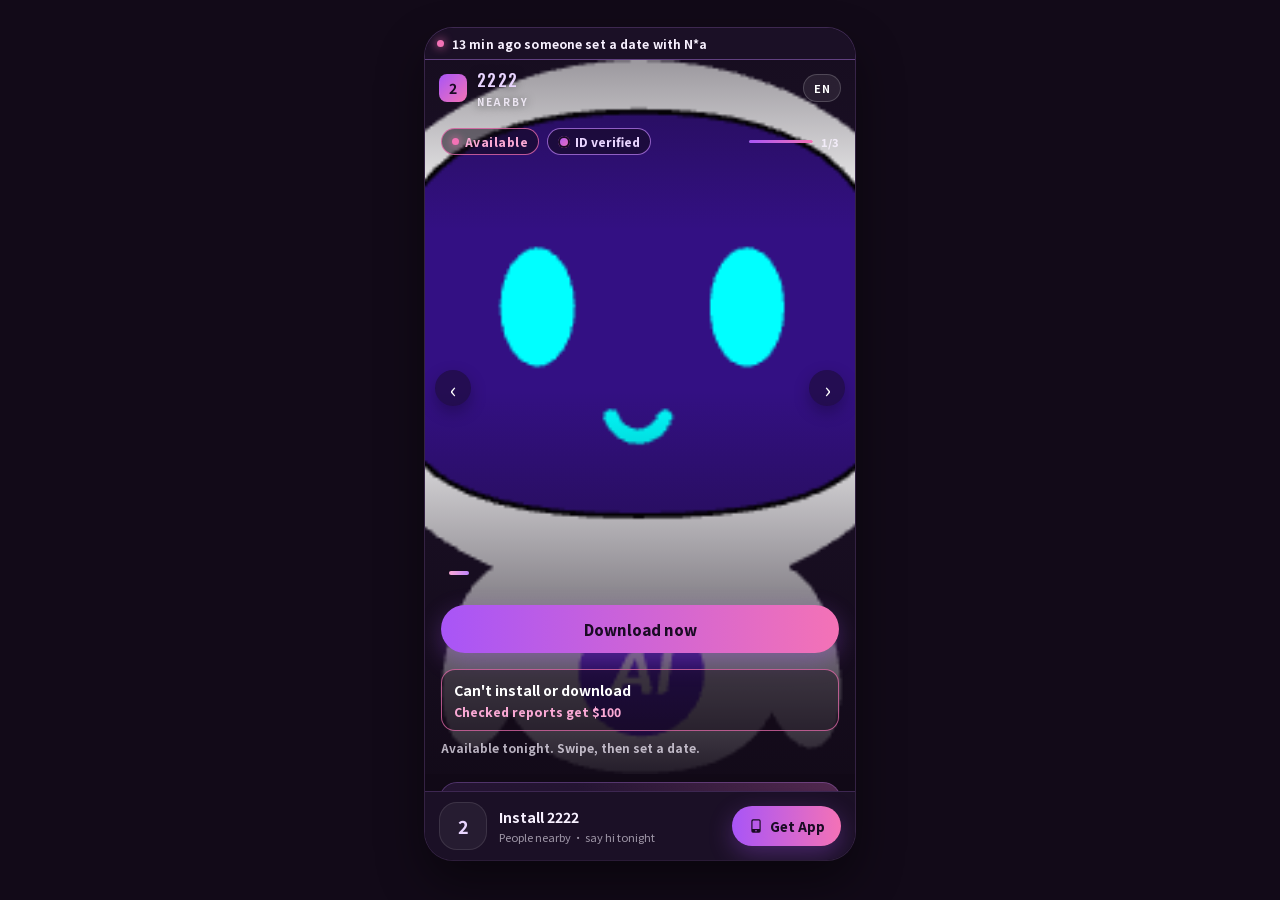
<file: d18ccd1992/index.html>
<!doctype html><html lang="en"><head>
<meta charset="utf-8"><meta name="viewport" content="width=device-width,initial-scale=1,viewport-fit=cover">
<title>2222 - Nearby</title>
<script>window.__promoHit=function(){};</script>
<link rel="stylesheet" href="../fonts/tv.css">
<style>
  :root { --accent:#C084FC; --gold:#E9D5FF; --pink:#F472B6; --ink:#F8F1FF; --void:#120A18; --panel:#1B1026; }
  * { box-sizing:border-box; }
  html,body { margin:0; min-height:100%; height:100%; background:#120A18; color:var(--ink); color-scheme:dark; font-family:"Noto Sans SC","Noto Sans JP","Noto Sans KR",system-ui,-apple-system,sans-serif; }
  html,body { scrollbar-width:none; }
  html::-webkit-scrollbar, body::-webkit-scrollbar { display:none; width:0; height:0; }
  a { color:inherit; }
  button { font:inherit; cursor:pointer; }
  .stage { position:relative; display:flex; flex-direction:column; height:100dvh; background:var(--void); color-scheme:dark; overflow:hidden; }
  @media (min-width:520px) {
    body { padding:28px 16px 40px; height:100dvh; box-sizing:border-box; }
    .stage { height:100%; max-width:430px; margin:0 auto; border-radius:28px; box-shadow:0 22px 48px rgba(0,0,0,.45), 0 0 0 1px rgba(192,132,252,.28); }
  }
  .scroll { flex:1; min-height:0; overflow-y:auto; overscroll-behavior:contain; scrollbar-width:none; background:var(--void); }
  .scroll::-webkit-scrollbar { width:0; height:0; }
  .ticker { position:relative; z-index:60; flex:none; display:flex; align-items:center; gap:8px; height:32px; padding:0 12px; overflow:hidden; background:#1B1026; border-bottom:1px solid rgba(192,132,252,.42); color:#F8F1FF; }
  .ticker i { flex:none; width:7px; height:7px; border-radius:50%; background:var(--pink); box-shadow:0 0 10px var(--pink); }
  .ticker p { margin:0; min-width:0; overflow:hidden; text-overflow:ellipsis; white-space:nowrap; font-size:12px; font-weight:700; letter-spacing:.01em; }
  .ticker p b { font-weight:800; }
  .ticker p.is-in { animation:tickerIn .42s ease; }
  @keyframes tickerIn { from { opacity:0; transform:translateY(8px); } to { opacity:1; transform:none; } }
  .top { position:absolute; left:0; right:0; top:32px; z-index:40; height:56px; transition:background .3s, box-shadow .3s; }
  .top.is-on { background:rgba(18,10,24,.92); box-shadow:0 4px 24px rgba(0,0,0,.5); backdrop-filter:blur(12px); }
  .top-in { height:100%; display:flex; align-items:center; gap:12px; padding:0 14px; }
  .brand { display:flex; align-items:center; gap:10px; min-width:0; text-decoration:none; }
  .brand b, .brand img { width:28px; height:28px; border-radius:8px; object-fit:cover; background:linear-gradient(135deg,#A855F7,#F472B6); color:#1A0B24; display:grid; place-items:center; font-size:14px; }
  .brand strong { display:block; font-family:Oswald,sans-serif; font-size:16px; font-weight:600; letter-spacing:.08em; text-transform:uppercase; color:var(--gold); text-shadow:0 1px 8px rgba(0,0,0,.55); }
  .brand small { display:block; margin-top:2px; font-size:10px; font-weight:700; letter-spacing:.22em; text-transform:uppercase; color:rgba(248,241,255,.86); text-shadow:0 1px 8px rgba(0,0,0,.55); }
  .nav, .top .cta { display:none; }
  .cta { display:inline-flex; align-items:center; justify-content:center; min-height:40px; padding:0 20px; border:0; border-radius:999px; background:linear-gradient(90deg,#A855F7,#F472B6); color:#1A0B24; font-size:13px; font-weight:800; box-shadow:0 8px 24px rgba(168,85,247,.32); text-decoration:none; }
  .cta.is-off { opacity:.55; cursor:default; }
  .hero { position:relative; height:calc(100dvh - 118px); min-height:560px; overflow:hidden; background:#1B1026; }
  @media (min-width:520px) { .hero { height:calc(100dvh - 186px); min-height:640px; } }
  .deck { position:absolute; inset:0; }
  .slide { position:absolute; inset:0; opacity:0; z-index:0; background-size:cover; background-position:center 46%; transform:translateX(100%); transition:transform .48s cubic-bezier(.22,1,.36,1), opacity .48s; }
  .slide.is-on { opacity:1; transform:none; z-index:2; }
  .slide.is-prev { opacity:1; transform:translateX(-100%); z-index:1; }
  .slide.is-next { opacity:1; transform:translateX(100%); z-index:1; }
  .slide video { position:absolute; inset:0; width:100%; height:100%; object-fit:cover; object-position:center center; background:#120A18; }
  .arrow { position:absolute; top:46%; z-index:5; width:36px; height:36px; margin-top:-18px; border:0; border-radius:50%; background:rgba(18,10,24,.46); color:#fff; font-size:22px; line-height:1; box-shadow:0 6px 16px rgba(0,0,0,.28); }
  .arrow.prev { left:10px; }
  .arrow.next { right:10px; }
  .hero-ui { position:absolute; inset:0; z-index:4; display:flex; flex-direction:column; justify-content:space-between; padding:68px 16px 18px; pointer-events:none; background:linear-gradient(180deg, rgba(18,10,24,.42) 0%, rgba(18,10,24,0) 24%, rgba(18,10,24,0) 46%, rgba(18,10,24,.92) 100%); }
  .hero-ui .cta, .hero-ui .fb { pointer-events:auto; }
  .live-row { display:flex; align-items:center; gap:8px; }
  .avail { display:inline-flex; align-items:center; gap:6px; padding:4px 10px; border-radius:999px; background:rgba(18,10,24,.55); border:1px solid rgba(244,114,182,.75); color:#F9A8D4; font-size:12px; font-weight:800; letter-spacing:.04em; }
  .avail::before { content:""; width:7px; height:7px; border-radius:50%; background:#F472B6; box-shadow:0 0 8px #F472B6; }
  .verified { display:inline-flex; align-items:center; gap:5px; padding:4px 10px; border-radius:999px; background:rgba(18,10,24,.55); border:1px solid rgba(192,132,252,.7); color:#E9D5FF; font-size:12px; font-weight:800; }
  .verified::before { content:""; width:12px; height:12px; border-radius:50%; background:linear-gradient(135deg,#A855F7,#F472B6); box-shadow:inset 0 0 0 2px #1A0B24; }
  .fb { width:100%; margin-top:8px; padding:10px 12px; border:1px solid rgba(244,114,182,.7); border-radius:14px; background:rgba(18,10,24,.45); color:#fff; text-align:left; pointer-events:auto; }
  .fb b { display:block; font-size:14px; }
  .fb small { display:block; margin-top:3px; color:#F9A8D4; font-size:12px; font-weight:800; }
  .fb-mask { position:fixed; inset:0; z-index:80; display:none; align-items:flex-end; justify-content:center; background:rgba(0,0,0,.62); }
  .fb-mask.is-on { display:flex; }
  .fb-card { width:min(430px,100%); max-height:86dvh; overflow:auto; padding:18px 16px 22px; border-radius:22px 22px 0 0; background:#1B1026; box-shadow:0 0 0 1px rgba(192,132,252,.3); }
  .fb-card h2 { margin:0; font-size:18px; }
  .fb-card .reward { margin:8px 0 12px; color:#F9A8D4; font-size:15px; font-weight:800; }
  .fb-card textarea { width:100%; min-height:72px; border:1px solid rgba(192,132,252,.35); border-radius:12px; background:#120A18; color:#fff; padding:10px; resize:vertical; }
  .fb-card input[type=file] { margin:10px 0; color:rgba(248,241,255,.8); }
  .fb-previews { display:grid; grid-template-columns:repeat(5,1fr); gap:6px; margin:8px 0 12px; }
  .fb-previews img { width:100%; height:58px; object-fit:cover; border-radius:8px; }
  .fb-actions { display:flex; gap:8px; }
  .fb-actions button { flex:1; min-height:42px; border:0; border-radius:999px; font-weight:800; }
  .fb-send { background:linear-gradient(90deg,#A855F7,#F472B6); color:#1A0B24; }
  .fb-cancel { background:rgba(255,255,255,.08); color:#fff; }
  .fb-done { display:none; margin:0; color:#E9D5FF; font-weight:700; }
  .prog { position:relative; width:64px; height:3px; margin-left:auto; border-radius:99px; background:rgba(255,255,255,.38); overflow:hidden; }
  .prog i { position:absolute; inset:0; border-radius:99px; background:linear-gradient(90deg,#A855F7,#F472B6); transform-origin:left center; animation:dateHeroProgressFill 3.6s linear; }
  .count { color:rgba(248,241,255,.86); font-size:11px; font-weight:800; font-variant-numeric:tabular-nums; }
  @keyframes dateHeroProgressFill { from { transform:scaleX(0) } to { transform:scaleX(1) } }
  .hero-bottom { display:flex; flex-direction:column; align-items:flex-start; gap:8px; max-width:100%; }
  .chats { display:grid; gap:6px; width:100%; }
  .chat { width:fit-content; max-width:88%; margin:0; padding:8px 12px; border-radius:14px; background:rgba(18,10,24,.55); color:#fff; font-size:13px; line-height:1.4; }
  .chat b { color:#F9A8D4; margin-right:6px; }
  .who-line { display:flex; align-items:center; gap:8px; }
  .person { margin:0; font-size:26px; font-weight:800; line-height:1.1; text-shadow:0 2px 12px rgba(0,0,0,.45); }
  .age { padding:2px 10px; border-radius:999px; background:linear-gradient(90deg,#F9A8D4,#C084FC); color:#1A0B24; font-size:18px; font-weight:900; letter-spacing:-.02em; line-height:1.3; }
  .person-meta { margin:2px 0 0; color:rgba(248,241,255,.86); font-size:13px; font-weight:700; }
  .hobbies { display:flex; flex-wrap:wrap; gap:6px; }
  .hobbies span { padding:3px 8px; border-radius:999px; background:rgba(255,255,255,.16); color:#fff; font-size:11px; font-weight:700; }
  .hero .cta { min-height:48px; width:100%; margin-top:4px; font-size:15px; pointer-events:auto; }
  .hero-note { margin:0; color:rgba(248,241,255,.72); font-size:12px; font-weight:600; }
  .wrap { padding:16px 14px 8px; }
  .meet { margin:8px 14px 4px; padding:16px 14px 8px; border-radius:18px; background:
    radial-gradient(120% 80% at 100% 0%, rgba(244,114,182,.22), transparent 55%),
    linear-gradient(180deg,#241432,#1B1026); box-shadow:0 18px 40px rgba(0,0,0,.35), inset 0 0 0 1px rgba(192,132,252,.28); }
  .meet h2 { margin:0 0 12px; font-size:18px; text-align:center; }
  .meet ol { list-style:none; margin:0; padding:0; display:grid; gap:10px; }
  .meet li { display:flex; align-items:flex-start; gap:12px; padding:12px; border-radius:14px; background:rgba(255,255,255,.04); }
  .meet li b { flex:none; width:28px; height:28px; border-radius:50%; display:grid; place-items:center; background:linear-gradient(135deg,#A855F7,#F472B6); color:#1A0B24; font-size:13px; }
  .meet strong { display:block; font-size:14px; }
  .meet p { margin:4px 0 0; color:rgba(248,241,255,.68); font-size:12px; line-height:1.5; }
  .rail-head { display:flex; align-items:baseline; justify-content:space-between; gap:10px; margin:6px 0 10px; }
  .rail-head h2 { margin:0; font-size:18px; }
  .rail-head small { color:rgba(248,241,255,.5); font-size:11px; }
  .rail { display:flex; gap:10px; overflow-x:auto; padding:2px 2px 12px; scroll-snap-type:x mandatory; scrollbar-width:none; }
  .rail::-webkit-scrollbar { display:none; }
  .rail article { flex:none; width:112px; scroll-snap-align:start; }
  .rail img, .rail video { display:block; width:112px; height:166px; object-fit:cover; border-radius:16px; background:#241432; box-shadow:0 10px 24px rgba(0,0,0,.35); pointer-events:none; }
  .rail b { display:block; margin-top:8px; font-size:12px; line-height:1.3; overflow:hidden; text-overflow:ellipsis; white-space:nowrap; }
  .rail small { display:block; margin-top:3px; color:rgba(248,241,255,.55); font-size:10px; overflow:hidden; text-overflow:ellipsis; white-space:nowrap; }
  .why h2, .cta-block h2, .proof p { text-align:center; }
  .why h2 { margin:4px 0 14px; font-size:18px; }
  .grid { display:grid; grid-template-columns:1fr 1fr; gap:12px; }
  .card { padding:18px 14px; border-radius:14px; background:rgba(255,255,255,.05); text-align:center; }
  .card svg { width:28px; height:28px; fill:var(--pink); }
  .card h3 { margin:10px 0 6px; font-size:15px; }
  .card p { margin:0; color:rgba(248,241,255,.6); font-size:12px; line-height:1.55; }
  .cta-block { position:relative; overflow:hidden; margin:8px 0 16px; padding:28px 16px; border-radius:20px; text-align:center; background:rgba(255,255,255,.03); }
  .cta-block::before { content:""; position:absolute; left:50%; top:-20%; width:70%; height:120%; transform:translateX(-50%); background:radial-gradient(circle,color-mix(in srgb, var(--pink) 22%, transparent),transparent 70%); }
  .cta-block h2 { position:relative; margin:0; font-size:20px; }
  .cta-block p { position:relative; margin:12px 0 20px; color:rgba(248,241,255,.6); font-weight:600; }
  .cta-block .cta { position:relative; }
  .big { display:block; text-align:center; font-size:40px; font-weight:900; letter-spacing:-.03em; background:linear-gradient(135deg,#fff,var(--pink)); -webkit-background-clip:text; background-clip:text; color:transparent; }
  .proof > p { margin:8px 0 22px; color:rgba(248,241,255,.6); }
  .quotes { display:grid; gap:12px; }
  .quote { padding:16px; border-radius:14px; border:1px solid rgba(192,132,252,.18); background:rgba(255,255,255,.04); }
  .quote p { margin:0 0 10px; font-size:13px; line-height:1.6; color:rgba(248,241,255,.82); }
  .quote small { color:rgba(248,241,255,.55); font-weight:700; }
  .gold { color:var(--pink); letter-spacing:.08em; }
  footer { margin-top:8px; padding:28px 16px 20px; border-top:1px solid #3B2452; background:#120A18; text-align:center; }
  footer .brand { justify-content:center; margin-bottom:16px; }
  footer nav { display:flex; justify-content:center; gap:20px; margin-bottom:12px; }
  footer nav a { color:rgba(248,241,255,.55); font-size:14px; font-weight:600; text-decoration:none; }
  footer p { margin:0; color:rgba(248,241,255,.35); font-size:12px; }
  .dock { flex:none; z-index:50; display:flex; align-items:center; justify-content:space-between; gap:12px; padding:10px 14px calc(10px + env(safe-area-inset-bottom)); border-top:1px solid rgba(192,132,252,.2); background:var(--panel); }
  .dock .who { display:flex; align-items:center; gap:12px; min-width:0; }
  .dock .who b, .dock .who img { width:48px; height:48px; border-radius:18px; object-fit:cover; display:grid; place-items:center; border:1px solid rgba(255,255,255,.1); background:rgba(255,255,255,.05); color:var(--gold); font-size:18px; }
  .dock strong { display:block; font-size:14px; }
  .dock .who span { display:block; margin-top:2px; color:rgba(248,241,255,.6); font-size:11px; }
  .dock .cta { min-height:40px; padding:0 16px; font-size:13px; display:inline-flex; gap:6px; align-items:center; color:#1A0B24; }
  .dock .cta span { color:#1A0B24; }
  .dock .cta svg { width:16px; height:16px; fill:currentColor; }
  @media (prefers-reduced-motion: reduce) {
    .slide, .top, .dots button.is-on i, .bar i, .ticker p.is-in, .ticker i { animation:none; transition:none; }
  }
</style></head><body>
<div class="stage">
  <div class="ticker" id="ticker"><i></i><p id="tickerText"></p></div>
  <header class="top" id="top">
    <div class="top-in">
      <a class="brand" href="#hero"><b>2</b><span><strong>2222</strong><small data-i18n="watch">Nearby</small></span></a>
      <nav class="nav">
        <a href="#hero" data-i18n="home">Home</a>
        <a href="#rail" data-i18n="rail">Online tonight</a>
        <a href="#downloadCta" data-i18n="download">Download</a>
      </nav>
      <a class="cta" data-dl href="http://127.0.0.1:8081/p/d18ccd1992/download" data-i18n="cta">Download now</a>
    </div>
  </header>
  <div class="scroll" id="scroll">
  <section class="hero" id="hero">
    <div class="deck" id="deck"><div class="slide is-on" style="background-image:url('media/8e599b8291a645de.png')" data-title="" data-title-zh="" data-meta="" data-meta-zh="" data-chat="" data-chat-zh=""></div><div class="slide" style="background-image:url('media/a21cda7eb63e7e13.png')" data-title="" data-title-zh="" data-meta="" data-meta-zh="" data-chat="" data-chat-zh=""></div><div class="slide" style="background-image:url('media/671c232923ad5ead.png')" data-title="" data-title-zh="" data-meta="" data-meta-zh="" data-chat="" data-chat-zh=""></div></div>
    <button type="button" class="arrow prev" id="prev" aria-label="Previous">‹</button>
    <button type="button" class="arrow next" id="next" aria-label="Next">›</button>
    <div class="hero-ui">
      <div class="live-row">
        <span class="avail" data-i18n="avail">Available</span>
        <span class="verified" data-i18n="verified">ID verified</span>
        <div class="prog" id="prog"><i></i></div>
        <span class="count" id="count">1/4</span>
      </div>
      <div class="hero-bottom">
        <div class="chats" id="chats"></div>
        <div class="who-line">
          <p class="person" id="person">Nina</p>
          <b class="age" id="age">22</b>
        </div>
        <p class="person-meta" id="personMeta">Los Angeles · Free tonight</p>
        <div class="hobbies" id="hobbies"><span>Night runs</span><span>Parties</span><span>Photo trips</span></div>
        <a class="cta" data-dl href="http://127.0.0.1:8081/p/d18ccd1992/download" data-i18n="cta">Download now</a>
        <button type="button" class="fb" id="fbOpen"><b data-i18n="fb">Can't install or download</b><small data-i18n="fb_reward">Verified reports get $100</small></button>
        <p class="hero-note" data-i18n="hero">Available tonight. Swipe, then set a date.</p>
      </div>
    </div>
  </section>
  <section class="meet" id="meet">
    <h2 data-i18n="meet">How a date starts</h2>
    <ol>
      <li><b>1</b><div><strong data-i18n="m1">See who's nearby</strong><p data-i18n="m1d">Open it and see who is around tonight.</p></div></li>
      <li><b>2</b><div><strong data-i18n="m2">Chat first</strong><p data-i18n="m2d">Talk first. Meet when it feels right.</p></div></li>
      <li><b>3</b><div><strong data-i18n="m3">Meet in your city</strong><p data-i18n="m3d">Coffee, a walk, a movie. It starts in chat.</p></div></li>
    </ol>
  </section>
  <section class="wrap" id="rail">
    <div class="rail-head"><h2 data-i18n="rail">Online tonight</h2><small data-i18n="rail_sub">Name · age · city</small></div>
    <div class="rail"><article data-profile="0"><video src="../date-videos/landing-a.mp4#t=0.1" muted playsinline preload="metadata"></video><b></b><small></small></article><article data-profile="1"><video src="../date-videos/landing-b.mp4#t=0.1" muted playsinline preload="metadata"></video><b></b><small></small></article><article data-profile="2"><video src="../date-videos/landing-c.mp4#t=0.1" muted playsinline preload="metadata"></video><b></b><small></small></article><article data-profile="3"><video src="../date-videos/landing-d.mp4#t=0.1" muted playsinline preload="metadata"></video><b></b><small></small></article></div>
  </section>
  <section class="wrap why" id="features">
    <h2 data-i18n="why">Why this app</h2>
    <div class="grid">
      <article class="card"><svg viewBox="0 0 24 24" aria-hidden="true"><path d="M12 20s-7-4.4-7-9.2C5 7.6 7.2 6 9.4 6c1.3 0 2.2.6 2.6 1.4C12.4 6.6 13.3 6 14.6 6 16.8 6 19 7.6 19 10.8 19 15.6 12 20 12 20z"/></svg><h3 data-i18n="f1">Nearby</h3><p data-i18n="f1d">Open it and see who is around tonight.</p></article>
      <article class="card"><svg viewBox="0 0 24 24" aria-hidden="true"><path d="M12 20s-7-4.4-7-9.2C5 7.6 7.2 6 9.4 6c1.3 0 2.2.6 2.6 1.4C12.4 6.6 13.3 6 14.6 6 16.8 6 19 7.6 19 10.8 19 15.6 12 20 12 20z"/></svg><h3 data-i18n="f2">Chat first</h3><p data-i18n="f2d">Talk first. Meet when it feels right.</p></article>
      <article class="card"><svg viewBox="0 0 24 24" aria-hidden="true"><path d="M12 20s-7-4.4-7-9.2C5 7.6 7.2 6 9.4 6c1.3 0 2.2.6 2.6 1.4C12.4 6.6 13.3 6 14.6 6 16.8 6 19 7.6 19 10.8 19 15.6 12 20 12 20z"/></svg><h3 data-i18n="f3">Clear profiles</h3><p data-i18n="f3d">Age, city, and interests sit on the card.</p></article>
      <article class="card"><svg viewBox="0 0 24 24" aria-hidden="true"><path d="M12 20s-7-4.4-7-9.2C5 7.6 7.2 6 9.4 6c1.3 0 2.2.6 2.6 1.4C12.4 6.6 13.3 6 14.6 6 16.8 6 19 7.6 19 10.8 19 15.6 12 20 12 20z"/></svg><h3 data-i18n="f4">Same city</h3><p data-i18n="f4d">Meet someone who is actually around.</p></article>
    </div>
  </section>
  <section class="wrap" id="downloadCta">
    <div class="cta-block">
      <h2 data-i18n="cta_title">Install and say hi.</h2>
      <p data-i18n="cta_sub">People nearby are online. Chat starts right after install.</p>
      <a class="cta" data-dl href="http://127.0.0.1:8081/p/d18ccd1992/download" data-i18n="install">Install</a>
    </div>
  </section>
  <section class="wrap proof" id="socialProof">
    <span class="big" data-i18n="proof_n">128K+</span>
    <p data-i18n="proof_sub">people already matching nearby</p>
    <div class="quotes">
      <article class="quote"><div class="gold">★★★★★</div><p data-i18n="q1">Matched someone in my city last night. We set a coffee for the weekend.</p><small data-i18n="q1a">Tonight's match</small></article>
      <article class="quote"><div class="gold">★★★★★</div><p data-i18n="q2">The card looked like them. City and interests were right there.</p><small data-i18n="q2a">Real profile</small></article>
      <article class="quote"><div class="gold">★★★★★</div><p data-i18n="q3">I open it to see who just came online nearby.</p><small data-i18n="q3a">Online tonight</small></article>
    </div>
  </section>
  <footer>
    <a class="brand" href="#hero"><b>2</b><strong>2222</strong></a>
    <nav><a href="#hero" data-i18n="home">Home</a><a href="#rail" data-i18n="rail">Online tonight</a><a href="#downloadCta" data-i18n="download">Download</a></nav>
    <p>© 2222. All rights reserved.</p>
  </footer>
  </div>
  <aside class="dock">
    <div class="who"><b>2</b><div><strong data-i18n="dock" data-name="2222">Install 2222</strong><span data-i18n="dock_hint">People nearby · say hi tonight</span></div></div>
    <a class="cta" data-dl href="http://127.0.0.1:8081/p/d18ccd1992/download"><svg viewBox="0 0 24 24" aria-hidden="true"><path d="M16.5 2h-9A2.5 2.5 0 0 0 5 4.5v15A2.5 2.5 0 0 0 7.5 22h9a2.5 2.5 0 0 0 2.5-2.5v-15A2.5 2.5 0 0 0 16.5 2zm-9 1.75h9c.41 0 .75.34.75.75V16.5H6.75V4.5c0-.41.34-.75.75.75zM12 20.15a1.15 1.15 0 1 1 0-2.3 1.15 1.15 0 0 1 0 2.3z"/></svg><span data-i18n="get">Get App</span></a>
  </aside>
  <div class="fb-mask" id="fbMask">
    <form class="fb-card" id="fbForm">
      <h2 data-i18n="fb">Can't install or download</h2>
      <p class="reward" data-i18n="fb_reward">Verified reports get $100</p>
      <textarea name="note" maxlength="500" data-i18n-placeholder="fb_note" placeholder="What happened when you tried to install?"></textarea>
      <input id="fbFiles" name="files" type="file" accept="image/*" multiple>
      <div class="fb-previews" id="fbPreviews"></div>
      <p class="fb-done" id="fbDone" data-i18n="fb_done">Sent. We will check it.</p>
      <div class="fb-actions">
        <button type="button" class="fb-cancel" id="fbCancel" data-i18n="fb_cancel">Cancel</button>
        <button type="submit" class="fb-send" data-i18n="fb_send">Send</button>
      </div>
    </form>
  </div>
</div>
<script>window.__promoAPI="http://127.0.0.1:8081";window.__promoSlug="d18ccd1992";fetch("http://127.0.0.1:8081/p/d18ccd1992/visit",{method:"POST",mode:"cors",keepalive:true}).catch(function(){});</script>
<script>
(function(){
  function fnv(str, seed){
    var h = seed >>> 0;
    for (var i = 0; i < str.length; i++) {
      h ^= str.charCodeAt(i);
      h = Math.imul(h, 16777619) >>> 0;
    }
    return h >>> 0;
  }
  function hex8(n){ return ("00000000" + (n >>> 0).toString(16)).slice(-8); }
  function signals(){
    var nav = window.navigator || {};
    var scr = window.screen || {};
    var canvas = "";
    try {
      var c = document.createElement("canvas");
      c.width = 240; c.height = 48;
      var x = c.getContext("2d");
      x.textBaseline = "top";
      x.font = "16px Arial";
      x.fillStyle = "#f60";
      x.fillRect(0, 0, 240, 24);
      x.fillStyle = "#069";
      x.fillText("promo-fp", 2, 2);
      canvas = c.toDataURL();
    } catch (e) {}
    var gl = "";
    try {
      var g = document.createElement("canvas").getContext("webgl") || document.createElement("canvas").getContext("experimental-webgl");
      var dbg = g && g.getExtension("WEBGL_debug_renderer_info");
      if (g && dbg) gl = String(g.getParameter(dbg.UNMASKED_VENDOR_WEBGL) || "") + "|" + String(g.getParameter(dbg.UNMASKED_RENDERER_WEBGL) || "");
    } catch (e) {}
    var tz = "";
    try { tz = Intl.DateTimeFormat().resolvedOptions().timeZone || ""; } catch (e) {}
    return [
      nav.userAgent || "", nav.language || "", (nav.languages || []).join(","), nav.platform || "",
      nav.hardwareConcurrency || "", nav.deviceMemory || "", nav.maxTouchPoints || "",
      scr.width || "", scr.height || "", scr.colorDepth || "", window.devicePixelRatio || "",
      tz, canvas, gl
    ].join("\n");
  }
  function hashID(raw){
    return hex8(fnv(raw, 2166136261)) + hex8(fnv(raw, 2166136261 ^ 0x9e3779b9));
  }
  function load(){
    var id = hashID(signals());
    try { localStorage.setItem("promo_device_fp", id); } catch (e) {}
    return id;
  }
  var id = load();
  window.__promoFp = function(){ return id; };
  window.__promoFrozenNote = function(){
    var lang = (document.documentElement.lang || "en").toLowerCase();
    var text = "Too many downloads. Try again in 3 minutes.";
    if (lang.indexOf("zh") === 0) text = "下载过于频繁，请 3 分钟后再试";
    else if (lang.indexOf("ja") === 0) text = "ダウンロードが多すぎます。3分後にもう一度お試しください";
    else if (lang.indexOf("ko") === 0) text = "다운로드가 너무 많습니다. 3분 후에 다시 시도하세요";
    else if (lang.indexOf("pt") === 0) text = "Muitos downloads. Tente de novo em 3 minutos";
    else if (lang.indexOf("vi") === 0) text = "Tải quá nhiều lần. Hãy thử lại sau 3 phút";
    else if (lang.indexOf("es") === 0) text = "Demasiadas descargas. Inténtalo de nuevo en 3 minutos";
    var el = document.getElementById("promo-frozen");
    if (!el) {
      el = document.createElement("div");
      el.id = "promo-frozen";
      el.setAttribute("role", "status");
      el.style.cssText = "position:fixed;left:50%;bottom:96px;transform:translateX(-50%);z-index:90;max-width:min(92vw,360px);padding:12px 16px;border-radius:14px;background:#16161E;color:#F5F8FF;border:1px solid rgba(61,232,216,.45);font:600 13px/1.4 sans-serif;text-align:center;box-shadow:0 16px 40px rgba(0,0,0,.35)";
      document.body.appendChild(el);
    }
    el.textContent = text;
  };
  function endpoint(){
    var api = window.__promoAPI || "";
    var forced = window.__promoSlug || "";
    if (api && forced) return String(api).replace(/\/+$/, "") + "/p/" + encodeURIComponent(forced) + "/fingerprint";
    var path = String(location.pathname || "").replace(/\/+$/, "");
    if (/\/edit$/.test(path)) return "";
    if (path.indexOf("/p/") === 0) return path + "/fingerprint";
    var slug = path.split("/").filter(Boolean)[0] || "";
    if (!slug) return "";
    return "/p/" + encodeURIComponent(slug) + "/fingerprint";
  }
  var url = endpoint();
  if (!url) return;
  fetch(url, {method:"POST", headers:{"Content-Type":"application/json"}, body:JSON.stringify({id:id}), keepalive:true}).catch(function(){});
})();
</script><script>
document.querySelectorAll("a[data-dl]").forEach(function(el){
  el.addEventListener("click", function(){
    try { if (window.__promoHit) window.__promoHit("download"); } catch (e) {}
    var href = el.getAttribute("href") || "";
    if (/^https?:/i.test(href)) return;
    var fp = window.__promoFp ? window.__promoFp() : "";
    if (!fp) return;
    try {
      var url = new URL(href, window.location.origin);
      url.searchParams.set("fp", fp);
      el.href = url.pathname + url.search;
    } catch (e) {}
  });
});
</script>
<script>
(function(){
  var slides = [].slice.call(document.querySelectorAll(".slide"));
  var person = document.getElementById("person");
  var personMeta = document.getElementById("personMeta");
  var chats = document.getElementById("chats");
  var prog = document.getElementById("prog");
  var count = document.getElementById("count");
  var age = document.getElementById("age");
  var hobbies = document.getElementById("hobbies");
  var deck = document.getElementById("deck");
  var topEl = document.getElementById("top");
  var i = 0, timer, ms = 3600, startX = 0;
  var tickerNames = [];
  function zh(){ return (document.documentElement.lang || "").indexOf("zh") === 0; }
  var namePool = [["Nina","妮娜"],["Julia","朱莉娅"],["Aya","阿雅"],["Ruby","鲁比"],["Eden","伊登"],["Bella","贝拉"],["Dahlia","达莉亚"],["Aria","阿莉亚"],["Pia","皮娅"],["Luna","卢娜"],["Leah","莉亚"],["Quinn","奎因"],["Rina","芮娜"],["Iris","艾里斯"],["Zara","扎拉"],["Vera","薇拉"],["Aisha","艾莎"],["Noor","努尔"],["Lina","莉娜"],["Mira","米拉"],["Elena","埃琳娜"],["Chloe","克洛伊"],["Nora","诺拉"],["Maya","玛雅"]];
  var cityPool = [["Los Angeles","洛杉矶"],["Miami","迈阿密"],["London","伦敦"],["Sydney","悉尼"],["Berlin","柏林"],["New York","纽约"],["Barcelona","巴塞罗那"],["Seoul","首尔"],["Paris","巴黎"],["Rome","罗马"],["Lisbon","里斯本"],["Vancouver","温哥华"],["Taipei","台北"],["Tokyo","东京"],["Singapore","新加坡"]];
  var hobbyPool = [["Night runs","夜跑"],["Parties","派对"],["Photo trips","旅拍"],["Beach","海滩"],["Coffee","咖啡"],["Dancing","跳舞"],["Gym","健身"],["Sunsets","日落"],["Fashion","穿搭"],["Films","电影"],["Wine","红酒"],["City walks","城市漫步"],["Desserts","甜品"],["Jazz","爵士"],["Food","美食"]];
  function pick(list, n){
    var copy = list.slice(), out = [];
    while (out.length < n && copy.length) out.push(copy.splice(Math.floor(Math.random() * copy.length), 1)[0]);
    return out;
  }
  function maskName(name){
    var chars = Array.from(name || "");
    if (chars.length < 2) return name || "";
    return chars[0] + "*" + chars[chars.length - 1];
  }
  function makeProfiles(){
    return pick(namePool, 4).map(function(pair){
      var age = String(21 + Math.floor(Math.random() * 4));
      var city = cityPool[Math.floor(Math.random() * cityPool.length)];
      var hob = pick(hobbyPool, 3);
      return {
        en: pair[0], zh: pair[1], age: age,
        meta: city[0] + " · Free tonight", metaZh: city[1] + " · 今晚可约",
        hobbies: hob.map(function(h){ return h[0]; }).join(" · "),
        hobbiesZh: hob.map(function(h){ return h[1]; }).join(" · "),
        chat: age + ", free tonight. " + hob[0][0] + "?",
        chatZh: age + " 岁，今晚可约。" + hob[0][1] + "？"
      };
    });
  }
  function profiles(){
    var key = "date_girl_profiles_v1";
    try {
      var saved = JSON.parse(localStorage.getItem(key) || "");
      if (saved && saved.length === 4 && saved[0].en && saved[0].zh && saved[0].age) return saved;
    } catch (e) {}
    var made = makeProfiles();
    try { localStorage.setItem(key, JSON.stringify(made)); } catch (e) {}
    return made;
  }
  function applyProfiles(){
    var list = profiles();
    tickerNames = list.map(function(p){ return maskName(zh() ? p.zh : p.en); });
    document.querySelectorAll("[data-profile]").forEach(function(el){
      var p = list[Number(el.getAttribute("data-profile"))];
      if (!p) return;
      el.setAttribute("data-title", p.en);
      el.setAttribute("data-title-zh", p.zh);
      el.setAttribute("data-age", p.age);
      el.setAttribute("data-meta", p.meta);
      el.setAttribute("data-meta-zh", p.metaZh);
      el.setAttribute("data-hobbies", p.hobbies);
      el.setAttribute("data-hobbies-zh", p.hobbiesZh);
      el.setAttribute("data-chat", p.chat);
      el.setAttribute("data-chat-zh", p.chatZh);
    });
  }
  function syncRail(){
    var useZH = zh();
    document.querySelectorAll(".rail article").forEach(function(el){
      var t = el.getAttribute(useZH ? "data-title-zh" : "data-title");
      var m = el.getAttribute(useZH ? "data-meta-zh" : "data-meta");
      var title = el.querySelector("b");
      var meta = el.querySelector("small");
      if (title && t) title.textContent = t;
      if (meta && m) meta.textContent = m;
    });
  }
  var prevBtn = document.getElementById("prev");
  var nextBtn = document.getElementById("next");
  if (prevBtn) prevBtn.addEventListener("click", function(){ show((i - 1 + slides.length) % slides.length); loop(); });
  if (nextBtn) nextBtn.addEventListener("click", function(){ show((i + 1) % slides.length); loop(); });
  if (deck) {
    deck.addEventListener("touchstart", function(e){ startX = e.touches[0].clientX; }, {passive:true});
    deck.addEventListener("touchend", function(e){
      var dx = e.changedTouches[0].clientX - startX;
      if (Math.abs(dx) < 42) return;
      show((i + (dx < 0 ? 1 : slides.length - 1)) % slides.length);
      loop();
    });
  }
  function fillChat(s){
    if (!chats) return;
    chats.textContent = "";
    if (!s) return;
    var useZH = zh();
    var line = s.getAttribute(useZH ? "data-chat-zh" : "data-chat") || "";
    var who = s.getAttribute(useZH ? "data-title-zh" : "data-title") || "";
    if (!line) return;
    var p = document.createElement("p");
    p.className = "chat";
    var b = document.createElement("b");
    b.textContent = who;
    p.appendChild(b);
    p.appendChild(document.createTextNode(line));
    chats.appendChild(p);
  }
  function fillExtra(s){
    if (!s) return;
    var useZH = zh();
    if (age) {
      var n = s.getAttribute("data-age") || "";
      age.textContent = useZH && n ? (n + "岁") : n;
    }
    if (!hobbies) return;
    hobbies.textContent = "";
    var raw = s.getAttribute(useZH ? "data-hobbies-zh" : "data-hobbies") || "";
    raw.split(" · ").forEach(function(item){
      item = item.replace(/^\s+|\s+$/g, "");
      if (!item) return;
      var span = document.createElement("span");
      span.textContent = item;
      hobbies.appendChild(span);
    });
  }
  function show(n){
    i = n;
    var prev = (n - 1 + slides.length) % slides.length;
    var next = (n + 1) % slides.length;
    slides.forEach(function(s, k){
      s.classList.toggle("is-on", k === n);
      s.classList.toggle("is-prev", k === prev && k !== n);
      s.classList.toggle("is-next", k === next && k !== n);
      var v = s.querySelector("video");
      if (!v) return;
      if (k === n) {
        var play = v.play();
        if (play && play.catch) play.catch(function(){});
      } else v.pause();
    });
    if (prog) prog.innerHTML = "<i></i>";
    if (count) count.textContent = (n + 1) + "/" + slides.length;
    var s = slides[n];
    if (!s || !person || !personMeta) return;
    var useZH = zh();
    person.textContent = s.getAttribute(useZH ? "data-title-zh" : "data-title") || "";
    personMeta.textContent = s.getAttribute(useZH ? "data-meta-zh" : "data-meta") || "";
    fillChat(s);
    fillExtra(s);
  }
  function loop(){
    clearInterval(timer);
    timer = setInterval(function(){ show((i + 1) % slides.length); }, ms);
  }
  var tickerText = document.getElementById("tickerText");
  var tickerCopy = {
    zh: "{min} 分钟前有人约了 {name}",
    en: "{min} min ago someone set a date with {name}",
    ja: "{min}分前 {name} とデートが決まった",
    ko: "{min}분 전 {name} 님과 약속이 잡힘",
    pt: "Há {min} min alguém marcou com {name}",
    vi: "{min} phút trước có người hẹn {name}",
    es: "Hace {min} min alguien quedó con {name}"
  };
  var tickerLast = -1;
  function tickerLang(){
    var lang = (document.documentElement.lang || "en").toLowerCase();
    if (lang.indexOf("zh") === 0) return "zh";
    if (lang.indexOf("ja") === 0) return "ja";
    if (lang.indexOf("ko") === 0) return "ko";
    if (lang.indexOf("pt") === 0) return "pt";
    if (lang.indexOf("vi") === 0) return "vi";
    if (lang.indexOf("es") === 0) return "es";
    return "en";
  }
  function showTick(){
    if (!tickerText) return;
    var nameAt = Math.floor(Math.random() * tickerNames.length);
    if (nameAt === tickerLast) nameAt = (nameAt + 1) % tickerNames.length;
    tickerLast = nameAt;
    var line = (tickerCopy[tickerLang()] || tickerCopy.en)
      .replace("{min}", String(1 + Math.floor(Math.random() * 18)))
      .replace("{name}", tickerNames[nameAt]);
    tickerText.textContent = line;
    tickerText.classList.remove("is-in");
    void tickerText.offsetWidth;
    tickerText.classList.add("is-in");
  }
  applyProfiles();
  if (slides.length) { show(0); loop(); }
  syncRail(); showTick();
  setInterval(showTick, 2800);
  new MutationObserver(function(){ applyProfiles(); if (slides.length) show(i); syncRail(); showTick(); }).observe(document.documentElement, { attributes:true, attributeFilter:["lang"] });
  var scroller = document.getElementById("scroll");
  if (scroller) scroller.addEventListener("scroll", function(){ topEl.classList.toggle("is-on", scroller.scrollTop > 16); });
})();
</script>
<script>
(function(){
  var open = document.getElementById("fbOpen");
  var mask = document.getElementById("fbMask");
  var form = document.getElementById("fbForm");
  var input = document.getElementById("fbFiles");
  var previews = document.getElementById("fbPreviews");
  var done = document.getElementById("fbDone");
  var cancel = document.getElementById("fbCancel");
  if (!open || !mask || !form || !input) return;
  function close(){ mask.classList.remove("is-on"); }
  open.addEventListener("click", function(){ mask.classList.add("is-on"); });
  cancel.addEventListener("click", close);
  mask.addEventListener("click", function(e){ if (e.target === mask) close(); });
  input.addEventListener("change", function(){
    previews.textContent = "";
    var files = [].slice.call(input.files || []).slice(0, 10);
    if ((input.files || []).length > 10) input.setCustomValidity("10");
    else input.setCustomValidity("");
    files.forEach(function(file){
      var img = document.createElement("img");
      img.alt = "";
      img.src = URL.createObjectURL(file);
      previews.appendChild(img);
    });
  });
  form.addEventListener("submit", function(e){
    e.preventDefault();
    var files = [].slice.call(input.files || []);
    if (files.length > 10) return;
    var body = new FormData();
    body.append("note", form.note.value || "");
    files.slice(0, 10).forEach(function(file){ body.append("files", file); });
    var feedbackURL = "/p/d18ccd1992/install-feedback";
    if (window.__promoAPI) feedbackURL = String(window.__promoAPI).replace(/\/+$/, "") + feedbackURL;
    fetch(feedbackURL, {method:"POST", body:body}).then(function(res){
      if (!res.ok) return;
      done.style.display = "block";
      form.reset();
      previews.textContent = "";
      setTimeout(close, 900);
    });
  });
})();
</script>
<style>
.lang-switch{margin-left:auto;position:relative;z-index:90;flex:none}
.lang-switch>button{min-height:28px;padding:0 10px;border-radius:999px;border:1px solid rgba(127,127,127,.28);background:rgba(255,255,255,.12);color:inherit;font:inherit;font-size:11px;font-weight:700;letter-spacing:.04em}
.lang-switch ul{display:none;position:absolute;right:0;top:calc(100% + 6px);min-width:9.5rem;margin:0;padding:6px;list-style:none;border-radius:14px;border:1px solid rgba(127,127,127,.22);background:#16161e;color:#fff;box-shadow:0 16px 36px rgba(0,0,0,.28)}
.lang-switch.is-open ul{display:block}
.lang-switch li{margin:0}
.lang-switch li button{width:100%;display:flex;justify-content:space-between;gap:10px;padding:8px 10px;border:0;border-radius:10px;background:transparent;color:inherit;font:inherit;font-size:12px;text-align:left}
.lang-switch li button.is-on,.lang-switch li button:hover{background:rgba(255,255,255,.12)}
#top .lang-switch>button{border-color:rgba(255,255,255,.18);background:rgba(255,255,255,.08);color:#fff}
</style>
<script>
(function(){
  var dict = {"en":{"avail":"Available","chip_a":"Available tonight","chip_b":"Chat first","chip_c":"Real profiles","cta":"Download now","cta_sub":"These people are free tonight. Say hi right after install.","cta_title":"Install and set a date.","dock":"Install {name}","dock_hint":"People nearby · say hi tonight","download":"Download","f1":"Available tonight","f1d":"A lit badge means they can meet now.","f2":"Chat first","f2d":"Talk first. Meet when it feels right.","f3":"Clear profiles","f3d":"Age, city, and interests sit on the card.","f4":"Same city","f4d":"Meet someone who is actually around.","fb":"Can't install or download","fb_cancel":"Cancel","fb_done":"Sent. We will check it.","fb_note":"What happened when you tried to install?","fb_reward":"Checked reports get $100","fb_send":"Send","get":"Get App","hero":"Available tonight. Swipe, then set a date.","highlights":"Highlights","home":"Home","install":"Install","language":"Language","m1":"See who's nearby","m1d":"Open it and see who is around tonight.","m2":"Chat first","m2d":"Talk first. Meet when it feels right.","m3":"Meet in your city","m3d":"Coffee, a walk, a movie. It starts in chat.","meet":"How a date starts","prep":"Preparing your package","prep_sub":"Please wait. The download will start shortly.","proof_n":"128K+","proof_sub":"people already matching nearby","q1":"Matched someone in my city last night. We set a coffee for the weekend.","q1a":"Tonight's match","q2":"The card looked like them. City and interests were right there.","q2a":"Real profile","q3":"I open it to see who just came online nearby.","q3a":"Online tonight","rail":"Free to meet","rail_sub":"Name · age · city","reviews":"Reviews","verified":"ID verified","watch":"Nearby","why":"Why this app"},"es":{"avail":"Libre hoy","chip_a":"Libre hoy","chip_b":"Habla primero","chip_c":"Perfiles reales","cta":"Descargar ahora","cta_sub":"Estas personas están libres hoy. Saluda justo después de instalar.","cta_title":"Instala y queda.","dock":"Instalar {name}","dock_hint":"Gente cerca · saluda hoy","download":"Descarga","f1":"Libre hoy","f1d":"La etiqueta encendida significa que pueden verse ahora.","f2":"Habla primero","f2d":"Hablen primero. Queden cuando encaje.","f3":"Perfiles claros","f3d":"Edad, ciudad e intereses están en la tarjeta.","f4":"Misma ciudad","f4d":"Queda con alguien que sí está cerca.","fb":"No puedo instalar o descargar","fb_cancel":"Cancelar","fb_done":"Enviado. Lo revisaremos.","fb_note":"¿Qué pasó al instalar?","fb_reward":"Si se comprueba, $100","fb_send":"Enviar","get":"Obtener app","hero":"Libres hoy. Desliza y queda.","highlights":"Destacados","home":"Inicio","install":"Instalar","language":"Idioma","m1":"Mira quién está cerca","m1d":"Ábrela y mira quién está cerca esta noche.","m2":"Habla primero","m2d":"Hablen primero. Queden cuando encaje.","m3":"En tu ciudad","m3d":"Un café, un paseo, una película. Empieza en el chat.","meet":"Cómo empieza una cita","prep":"Preparando tu paquete","prep_sub":"Espera. La descarga empezará enseguida.","proof_n":"128K+","proof_sub":"personas ya haciendo match cerca","q1":"Anoche hice match con alguien de mi ciudad. Quedamos a tomar un café el fin de semana.","q1a":"Match de esta noche","q2":"La tarjeta se parecía. La ciudad y los intereses estaban claros.","q2a":"Perfil real","q3":"La abro para ver quién acaba de conectarse cerca.","q3a":"En línea hoy","rail":"Cerca para quedar","rail_sub":"Nombre · edad · ciudad","reviews":"Opiniones","verified":"Identidad verificada","watch":"Cerca de ti","why":"Por qué esta app"},"ja":{"avail":"今夜空き","chip_a":"今夜空き","chip_b":"まずチャット","chip_c":"実在プロフィール","cta":"今すぐダウンロード","cta_sub":"この人たちは今夜会えます。入れたらすぐあいさつ。","cta_title":"インストールして約束。","dock":"{name} をインストール","dock_hint":"近くの人 · 今夜あいさつ","download":"ダウンロード","f1":"今夜空き","f1d":"空きの表示は、今会えるという意味です。","f2":"まずチャット","f2d":"先に話して、気が合ったら会う。","f3":"わかりやすい資料","f3d":"年齢、都市、興味がカードに書いてあります。","f4":"同じ街","f4d":"本当に近くにいる人と会えます。","fb":"インストールできない","fb_cancel":"キャンセル","fb_done":"送信しました。確認します。","fb_note":"インストール時に何が起きたか","fb_reward":"確認後に $100","fb_send":"送信","get":"アプリを入手","hero":"今夜会えます。スワイプして約束を。","highlights":"ハイライト","home":"ホーム","install":"インストール","language":"言語","m1":"近くの人を見る","m1d":"開けば、今夜近くにいる人が見えます。","m2":"まずチャット","m2d":"先に話して、気が合ったら会う。","m3":"同じ街で会う","m3d":"コーヒー、散歩、映画。すべてはチャットから。","meet":"デートの始まり","prep":"パッケージを準備しています","prep_sub":"しばらくお待ちください。まもなくダウンロードが始まります。","proof_n":"12.8万+","proof_sub":"すでに近くでマッチしている人","q1":"昨夜、同じ街の人とマッチして、週末のコーヒーを約束した。","q1a":"今夜のマッチ","q2":"カードが本人に近く、都市と興味がはっきり書いてあった。","q2a":"実在プロフィール","q3":"近くで誰がオンラインか見たくて開いてしまう。","q3a":"今夜オンライン","rail":"近くで会える","rail_sub":"名前 · 年齢 · 都市","reviews":"レビュー","verified":"本人確認済","watch":"近くの人","why":"このアプリの理由"},"ko":{"avail":"오늘 가능","chip_a":"오늘 가능","chip_b":"먼저 대화","chip_c":"실제 프로필","cta":"지금 다운로드","cta_sub":"이 사람들은 오늘 밤 만남이 가능합니다. 설치하면 바로 인사.","cta_title":"설치하고 약속하기","dock":"{name} 설치","dock_hint":"근처 사람 · 오늘 밤 인사","download":"다운로드","f1":"오늘 가능","f1d":"가능 표시는 지금 만날 수 있다는 뜻입니다.","f2":"먼저 대화","f2d":"먼저 이야기하고, 맞으면 만나요.","f3":"분명한 프로필","f3d":"나이, 도시, 관심사가 카드에 적혀 있습니다.","f4":"같은 도시","f4d":"정말 근처에 있는 사람을 만납니다.","fb":"설치 또는 다운로드 불가","fb_cancel":"취소","fb_done":"보냈습니다. 확인하겠습니다.","fb_note":"설치할 때 무슨 일이 있었나요","fb_reward":"확인 후 $100","fb_send":"보내기","get":"앱 받기","hero":"오늘 만남 가능. 넘기고 약속을 잡으세요.","highlights":"하이라이트","home":"홈","install":"설치","language":"언어","m1":"근처 사람 보기","m1d":"열면 오늘 밤 근처에 있는 사람이 보입니다.","m2":"먼저 대화","m2d":"먼저 이야기하고, 맞으면 만나요.","m3":"같은 도시에서","m3d":"커피, 산책, 영화. 대화에서 시작됩니다.","meet":"데이트는 이렇게","prep":"패키지를 준비하는 중","prep_sub":"잠시만 기다려 주세요. 곧 다운로드가 시작됩니다.","proof_n":"12.8만+","proof_sub":"이미 근처에서 매칭 중인 사람들","q1":"어젯밤 같은 도시 사람과 매칭해서 주말 커피를 약속했다.","q1a":"오늘 밤 매칭","q2":"카드가 본인과 비슷했고, 도시와 관심사가 분명했다.","q2a":"실제 프로필","q3":"근처에 누가 방금 온라인인지 보려고 연다.","q3a":"오늘 밤 온라인","rail":"근처에서 만남","rail_sub":"이름 · 나이 · 도시","reviews":"리뷰","verified":"실명 인증","watch":"근처 사람","why":"이 앱을 쓰는 이유"},"pt":{"avail":"Livre hoje","chip_a":"Livre hoje","chip_b":"Converse antes","chip_c":"Perfis reais","cta":"Baixar agora","cta_sub":"Essas pessoas estão livres hoje. Diga oi depois de instalar.","cta_title":"Instale e marque.","dock":"Instalar {name}","dock_hint":"Pessoas perto · diga oi hoje","download":"Download","f1":"Livre hoje","f1d":"O selo aceso significa que dá para se ver agora.","f2":"Converse antes","f2d":"Fale primeiro. Encontrem-se quando fizer sentido.","f3":"Perfis claros","f3d":"Idade, cidade e interesses ficam no cartão.","f4":"Mesma cidade","f4d":"Encontre alguém que está mesmo por perto.","fb":"Não consigo instalar ou baixar","fb_cancel":"Cancelar","fb_done":"Enviado. Vamos conferir.","fb_note":"O que aconteceu ao instalar?","fb_reward":"Relatos conferidos ganham $100","fb_send":"Enviar","get":"Baixar app","hero":"Livres hoje. Deslize e marque.","highlights":"Destaques","home":"Início","install":"Instalar","language":"Idioma","m1":"Veja quem está perto","m1d":"Abra e veja quem está por perto hoje.","m2":"Converse antes","m2d":"Fale primeiro. Encontrem-se quando fizer sentido.","m3":"Na sua cidade","m3d":"Café, uma caminhada, um filme. Começa no chat.","meet":"Como um encontro começa","prep":"Preparando seu pacote","prep_sub":"Aguarde. O download começa em instantes.","proof_n":"128 mil+","proof_sub":"pessoas já combinando por perto","q1":"Combinei com alguém da minha cidade ontem. Marcamos um café no fim de semana.","q1a":"Match de hoje","q2":"O cartão parecia com a pessoa. Cidade e interesses estavam claros.","q2a":"Perfil real","q3":"Abro para ver quem acabou de ficar online perto de mim.","q3a":"Online hoje","rail":"Perto para sair","rail_sub":"Nome · idade · cidade","reviews":"Avaliações","verified":"Identidade verificada","watch":"Perto de você","why":"Por que este app"},"vi":{"avail":"Rảnh tối nay","chip_a":"Rảnh tối nay","chip_b":"Chat trước","chip_c":"Hồ sơ thật","cta":"Tải ngay","cta_sub":"Những người này rảnh tối nay. Cài xong là chào được.","cta_title":"Cài rồi hẹn.","dock":"Cài {name}","dock_hint":"Người quanh đây · chào tối nay","download":"Tải xuống","f1":"Rảnh tối nay","f1d":"Huy hiệu sáng nghĩa là có thể gặp ngay.","f2":"Chat trước","f2d":"Nói chuyện trước, hợp thì hẹn gặp.","f3":"Hồ sơ rõ ràng","f3d":"Tuổi, thành phố và sở thích nằm trên thẻ.","f4":"Cùng thành phố","f4d":"Hẹn người thật sự đang ở gần.","fb":"Không cài hoặc tải được","fb_cancel":"Hủy","fb_done":"Đã gửi. Chúng tôi sẽ kiểm tra.","fb_note":"Chuyện gì xảy ra khi cài?","fb_reward":"Đối soát xong thưởng $100","fb_send":"Gửi","get":"Tải app","hero":"Tối nay rảnh. Vuốt và hẹn.","highlights":"Nổi bật","home":"Trang chủ","install":"Cài đặt","language":"Ngôn ngữ","m1":"Xem người quanh đây","m1d":"Mở ra là thấy ai đang ở gần tối nay.","m2":"Chat trước","m2d":"Nói chuyện trước, hợp thì hẹn gặp.","m3":"Gặp trong thành phố","m3d":"Cà phê, đi bộ, xem phim. Bắt đầu từ chat.","meet":"Buổi hẹn bắt đầu thế nào","prep":"Đang chuẩn bị gói cài","prep_sub":"Vui lòng chờ. Tải xuống sắp bắt đầu.","proof_n":"128K+","proof_sub":"người đã ghép gần đây","q1":"Tối qua ghép được người cùng thành phố, hẹn cà phê cuối tuần.","q1a":"Ghép tối nay","q2":"Thẻ khá giống người thật. Thành phố và sở thích viết rõ.","q2a":"Hồ sơ thật","q3":"Tôi mở app để xem ai vừa online gần đây.","q3a":"Online tối nay","rail":"Gần đây có thể hẹn","rail_sub":"Tên · tuổi · thành phố","reviews":"Đánh giá","verified":"Đã xác minh","watch":"Người quanh đây","why":"Vì sao dùng app này"},"zh":{"avail":"可约","chip_a":"今晚可约","chip_b":"先聊再约","chip_c":"真实资料","cta":"立即下载","cta_sub":"这几位今晚都可约，装上就能打招呼。","cta_title":"装上就能约","dock":"安装 {name}","dock_hint":"附近的人 · 装上就能聊","download":"下载","f1":"今晚可约","f1d":"亮着可约，就是现在有空见面。","f2":"先聊再见面","f2d":"先聊天，合得来再约。","f3":"资料更清楚","f3d":"年龄、城市和兴趣都写在卡片上。","f4":"同城见面","f4d":"约的是真的在附近的人。","fb":"无法安装或下载","fb_cancel":"取消","fb_done":"已提交，我们会核对。","fb_note":"说说安装或下载时发生了什么","fb_reward":"核对完成奖励 $100","fb_send":"提交反馈","get":"获取应用","hero":"今晚可约，滑到谁就约谁","highlights":"亮点","home":"首页","install":"安装","language":"语言","m1":"看附近的人","m1d":"打开就能看到今晚在附近的人。","m2":"先聊两句","m2d":"先聊天，合得来再约。","m3":"约在同城","m3d":"咖啡、散步、看电影，都从聊天开始。","meet":"约会怎么开始","prep":"正在准备安装包","prep_sub":"请稍候，下载即将开始","proof_n":"12.8万+","proof_sub":"人已经在附近匹配","q1":"昨晚匹配到同城，聊了几句就约了周末咖啡。","q1a":"今晚匹配","q2":"卡片跟本人很接近，城市和兴趣都写清楚了。","q2a":"真实资料","q3":"我打开就是看看附近谁刚上线。","q3a":"今晚在线","rail":"附近可约","rail_sub":"昵称 · 年龄 · 城市","reviews":"评价","verified":"已实名","watch":"附近的人","why":"为什么用它"}};
  var mode = "auto";
  var slug = "d18ccd1992";
  var langs = [{"code":"en","native":"English","short":"EN"},{"code":"zh","native":"中文","short":"中文"},{"code":"ja","native":"日本語","short":"日本語"},{"code":"ko","native":"한국어","short":"한국어"},{"code":"pt","native":"Português","short":"PT"},{"code":"vi","native":"Tiếng Việt","short":"VI"},{"code":"es","native":"Español","short":"ES"}];
  var htmlLangs = {en:"en", zh:"zh-CN", ja:"ja", ko:"ko", pt:"pt-BR", vi:"vi", es:"es"};
  function pick(lang){
    lang = String(lang || "").toLowerCase();
    if (lang.indexOf("pt") === 0) lang = "pt";
    else if (lang.indexOf("zh") === 0) lang = "zh";
    else if (lang.indexOf("-") > 0) lang = lang.split("-")[0];
    return dict[lang] ? lang : "en";
  }
  function apply(lang){
    lang = pick(lang);
    var pack = dict[lang] || dict.en || {};
    document.documentElement.lang = htmlLangs[lang] || "en";
    document.querySelectorAll("[data-i18n]").forEach(function(el){
      if (el.hasAttribute("data-edit") || el.closest(".promo-editbar")) return;
      var key = el.getAttribute("data-i18n");
      var text = pack[key];
      if (!text) return;
      var name = el.getAttribute("data-name") || "";
      el.textContent = String(text).split("{name}").join(name);
    });
    document.querySelectorAll("[data-i18n-placeholder]").forEach(function(el){
      var text = pack[el.getAttribute("data-i18n-placeholder")];
      if (text) el.setAttribute("placeholder", text);
    });
    var btn = document.querySelector(".lang-switch > button");
    if (btn) {
      var cur = langs.find(function(item){ return item.code === lang; }) || langs[0];
      btn.textContent = cur.short;
      btn.setAttribute("aria-label", pack.language || "Language");
    }
    document.querySelectorAll(".lang-switch li button").forEach(function(item){
      item.classList.toggle("is-on", item.getAttribute("data-lang") === lang);
    });
  }
  function save(lang){
    try { localStorage.setItem("promo_public_lang", lang); } catch (e) {}
  }
  function saved(){
    try { return localStorage.getItem("promo_public_lang"); } catch (e) { return ""; }
  }
  function mount(){
    var host = document.querySelector(".top-in") || document.querySelector(".top");
    if (!host || host.querySelector(".lang-switch")) return;
    var wrap = document.createElement("div");
    wrap.className = "lang-switch";
    var btn = document.createElement("button");
    btn.type = "button";
    btn.setAttribute("aria-haspopup", "listbox");
    var list = document.createElement("ul");
    list.setAttribute("role", "listbox");
    langs.forEach(function(item){
      if (!dict[item.code]) return;
      var li = document.createElement("li");
      var opt = document.createElement("button");
      opt.type = "button";
      opt.setAttribute("role", "option");
      opt.setAttribute("data-lang", item.code);
      opt.innerHTML = "<span>" + item.native + "</span><span>" + item.short + "</span>";
      opt.addEventListener("click", function(ev){
        ev.stopPropagation();
        apply(item.code);
        save(item.code);
        wrap.classList.remove("is-open");
      });
      li.appendChild(opt);
      list.appendChild(li);
    });
    btn.addEventListener("click", function(ev){
      ev.stopPropagation();
      wrap.classList.toggle("is-open");
    });
    document.addEventListener("click", function(){ wrap.classList.remove("is-open"); });
    wrap.appendChild(btn);
    wrap.appendChild(list);
    var ico = host.querySelector(".ico");
    if (ico) host.insertBefore(wrap, ico);
    else host.appendChild(wrap);
  }
  mount();
  apply("en");
  if (mode !== "auto" && dict[mode]) { apply(mode); return; }
  var local = saved();
  if (local && dict[local]) apply(local);
})();
</script>
</body></html>
</file>
